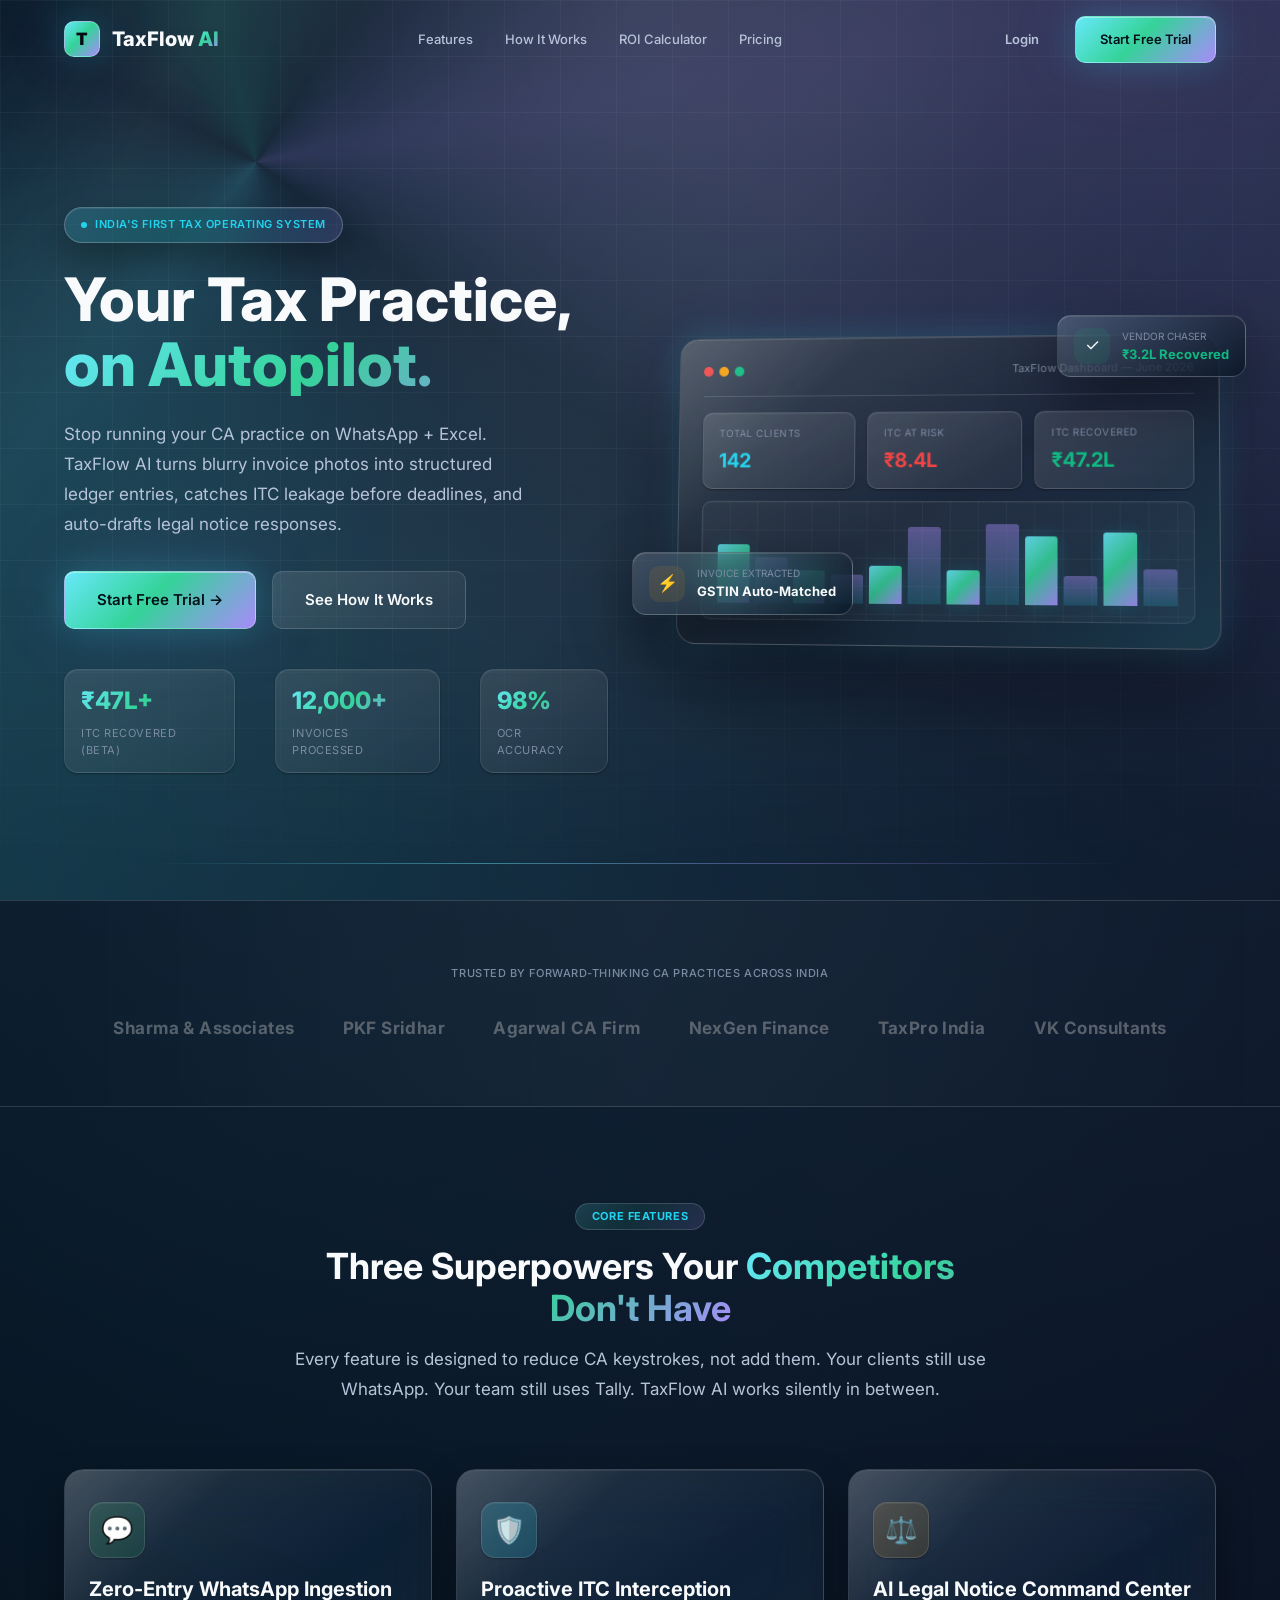
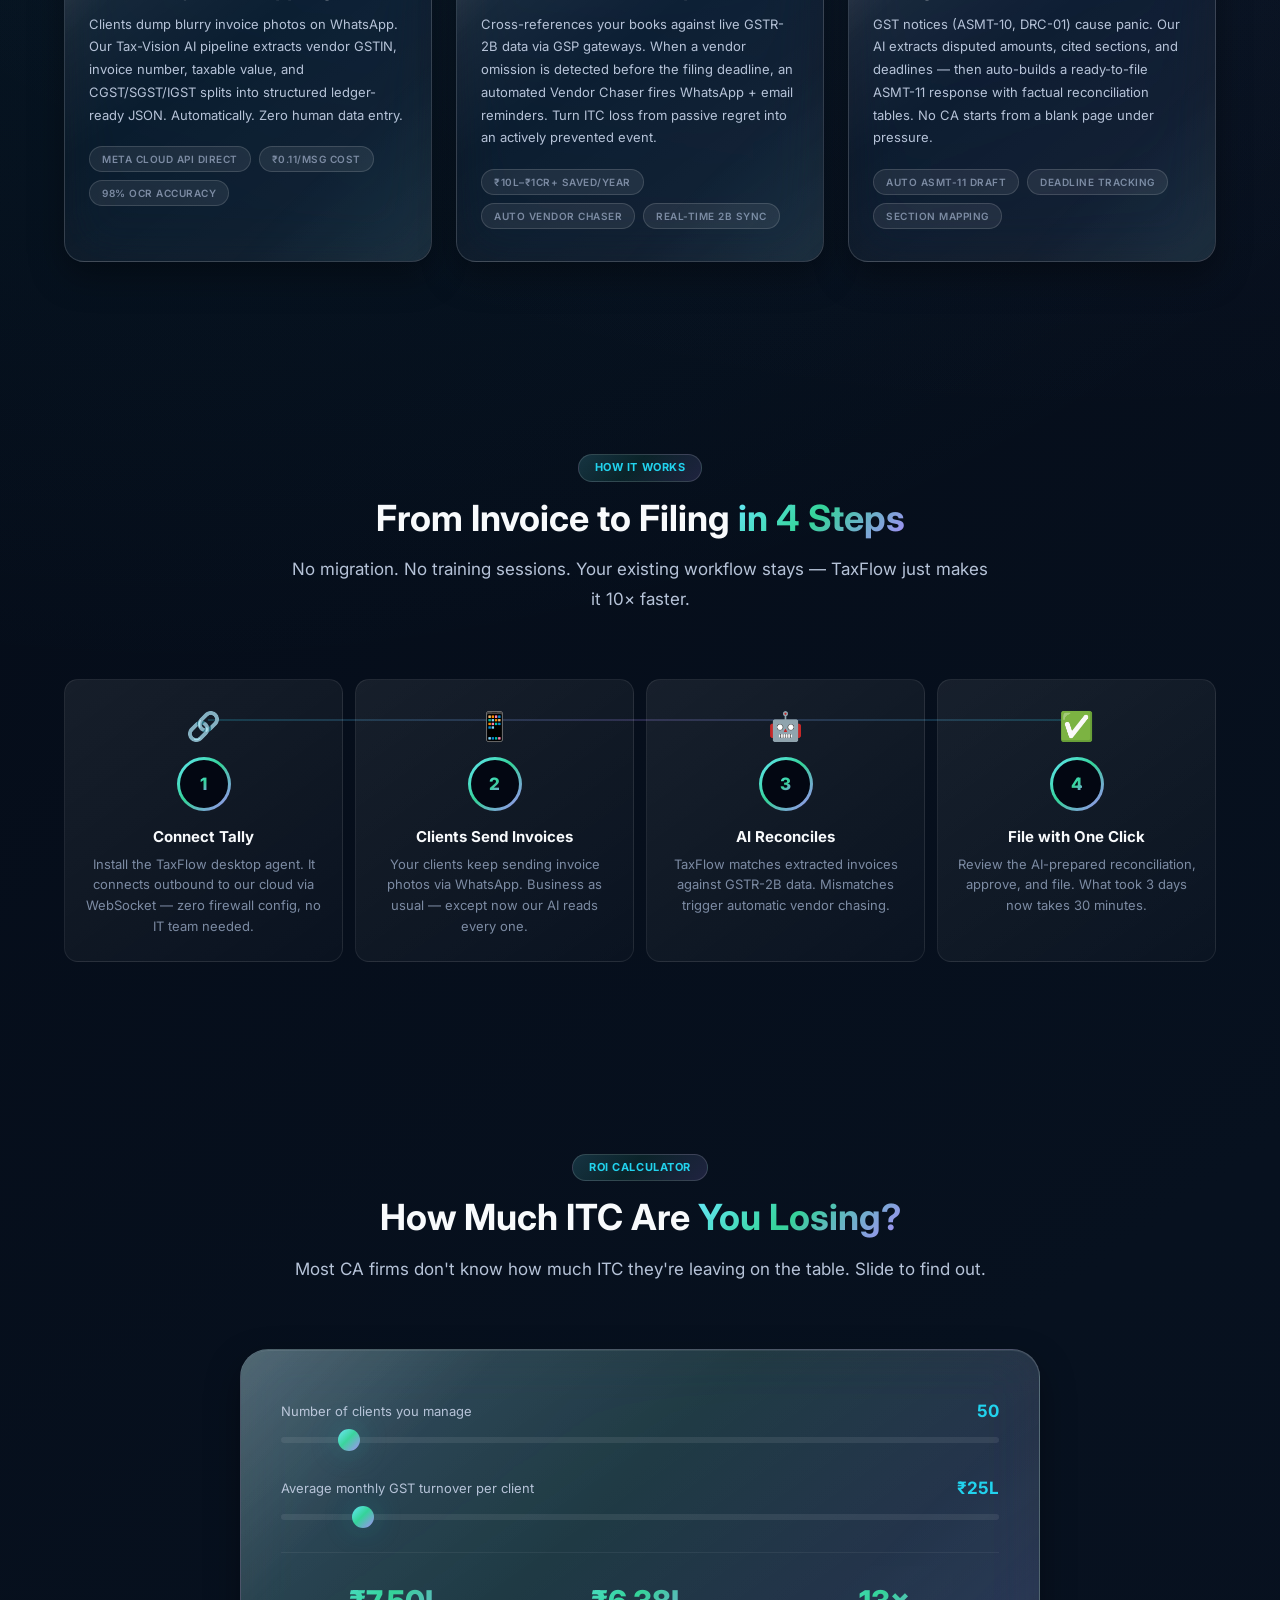
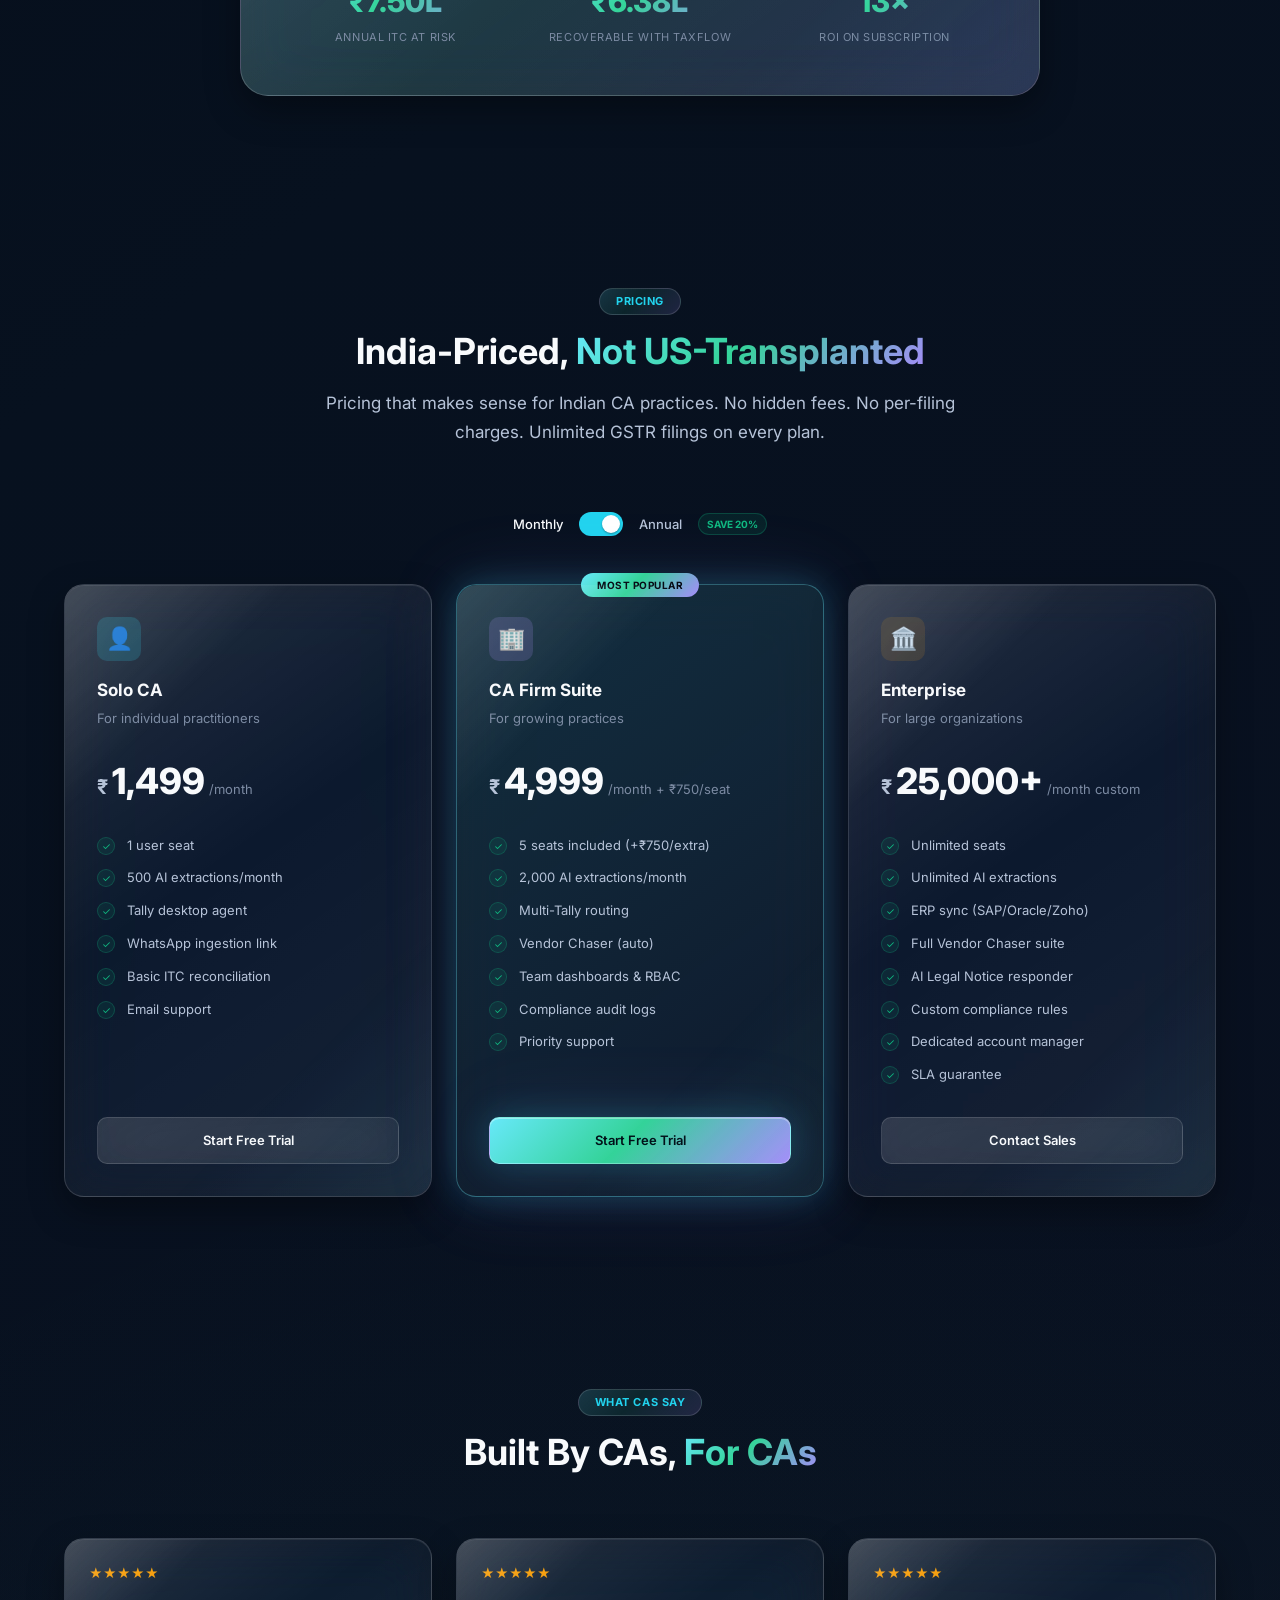
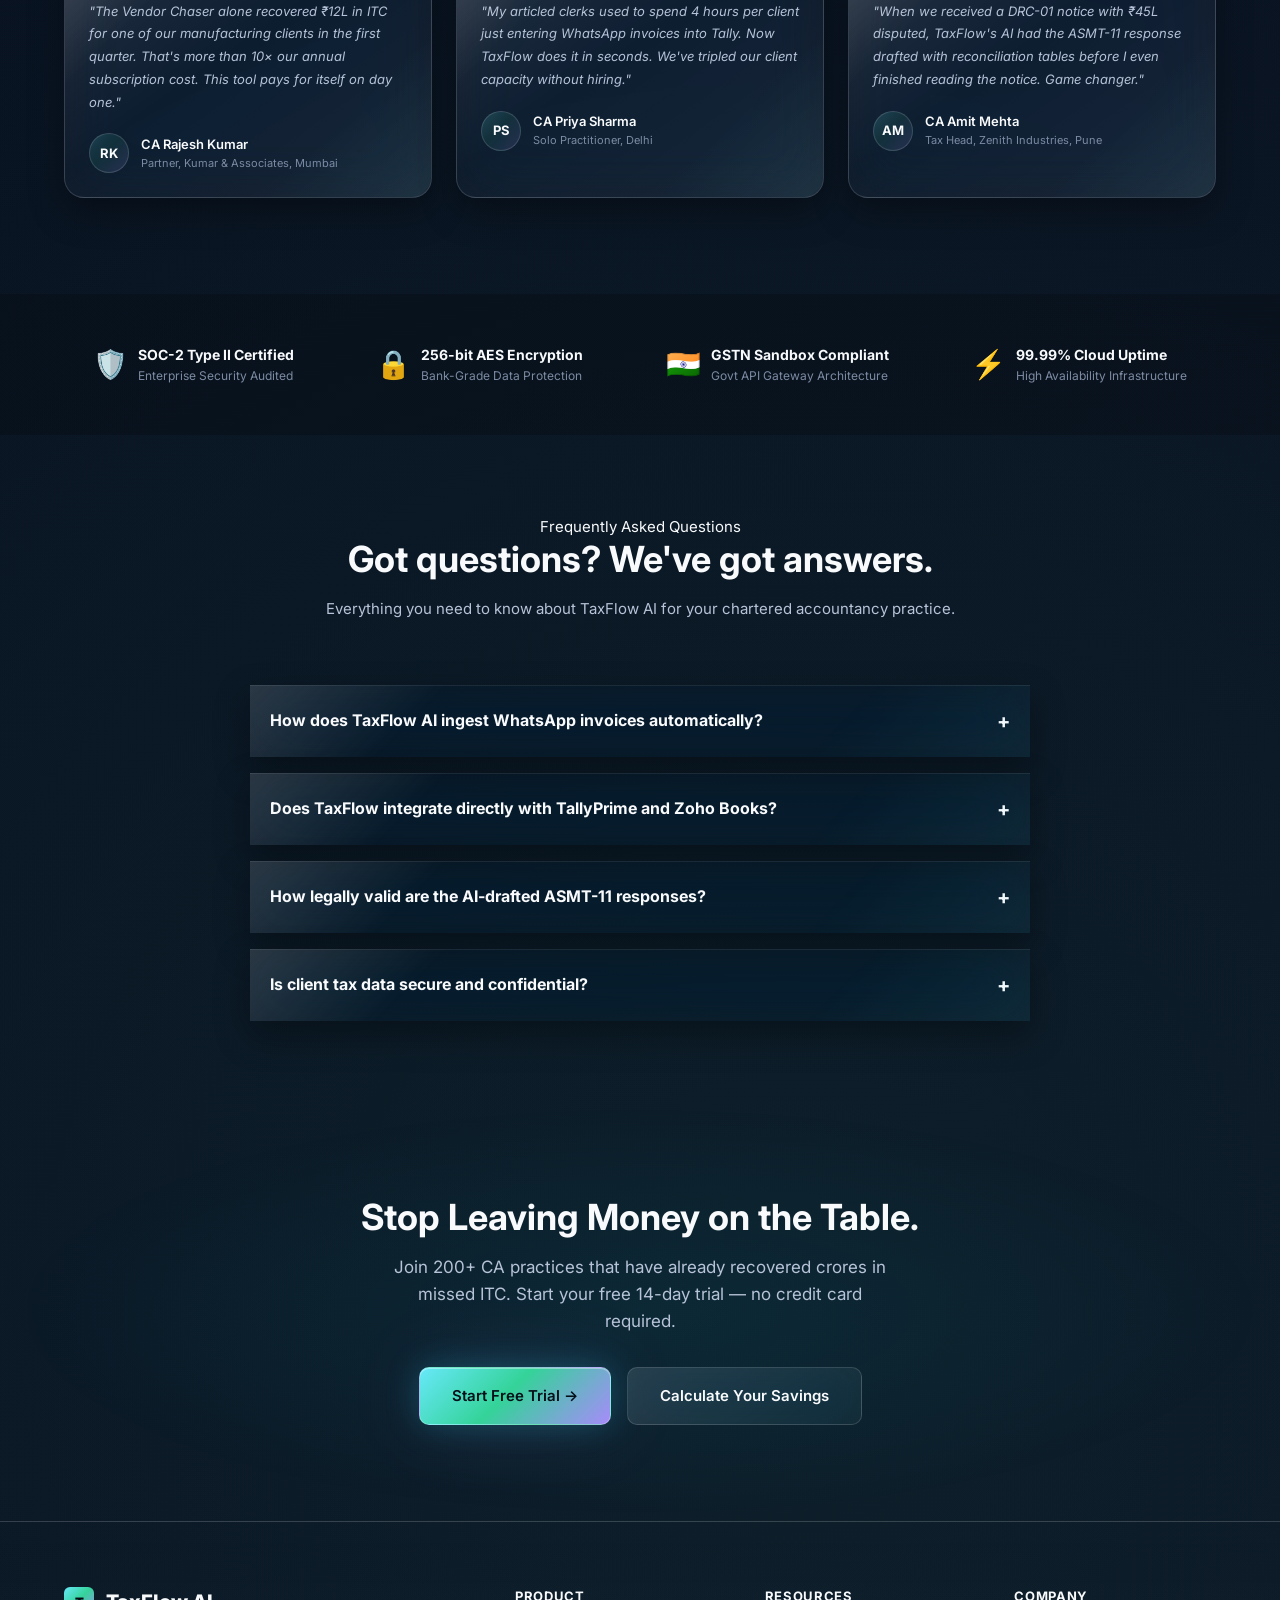
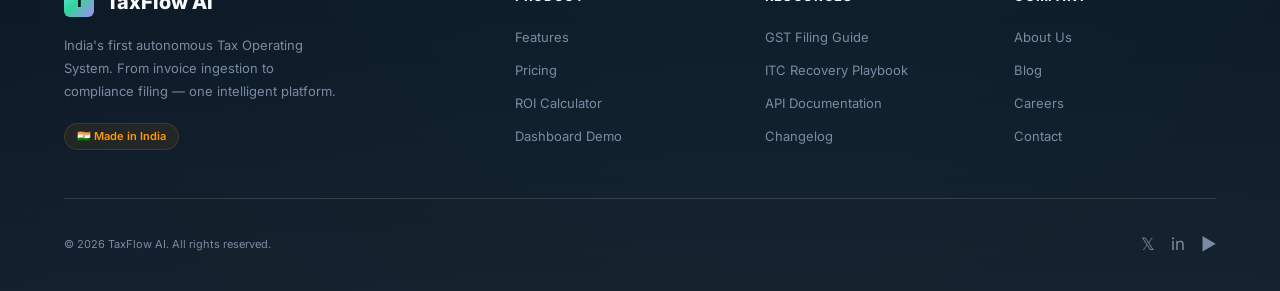
<file: index.html>
<!DOCTYPE html>
<html lang="en">
<head>
  <meta charset="UTF-8">
  <meta name="viewport" content="width=device-width, initial-scale=1.0">
  <title>TaxFlow AI</title>
  <script src="js/design-system.js"></script>
  <script src="js/landing-style.js"></script>
</head>
<body>
  <script src="js/render-landing.js"></script>
</body>
</html>
</file>
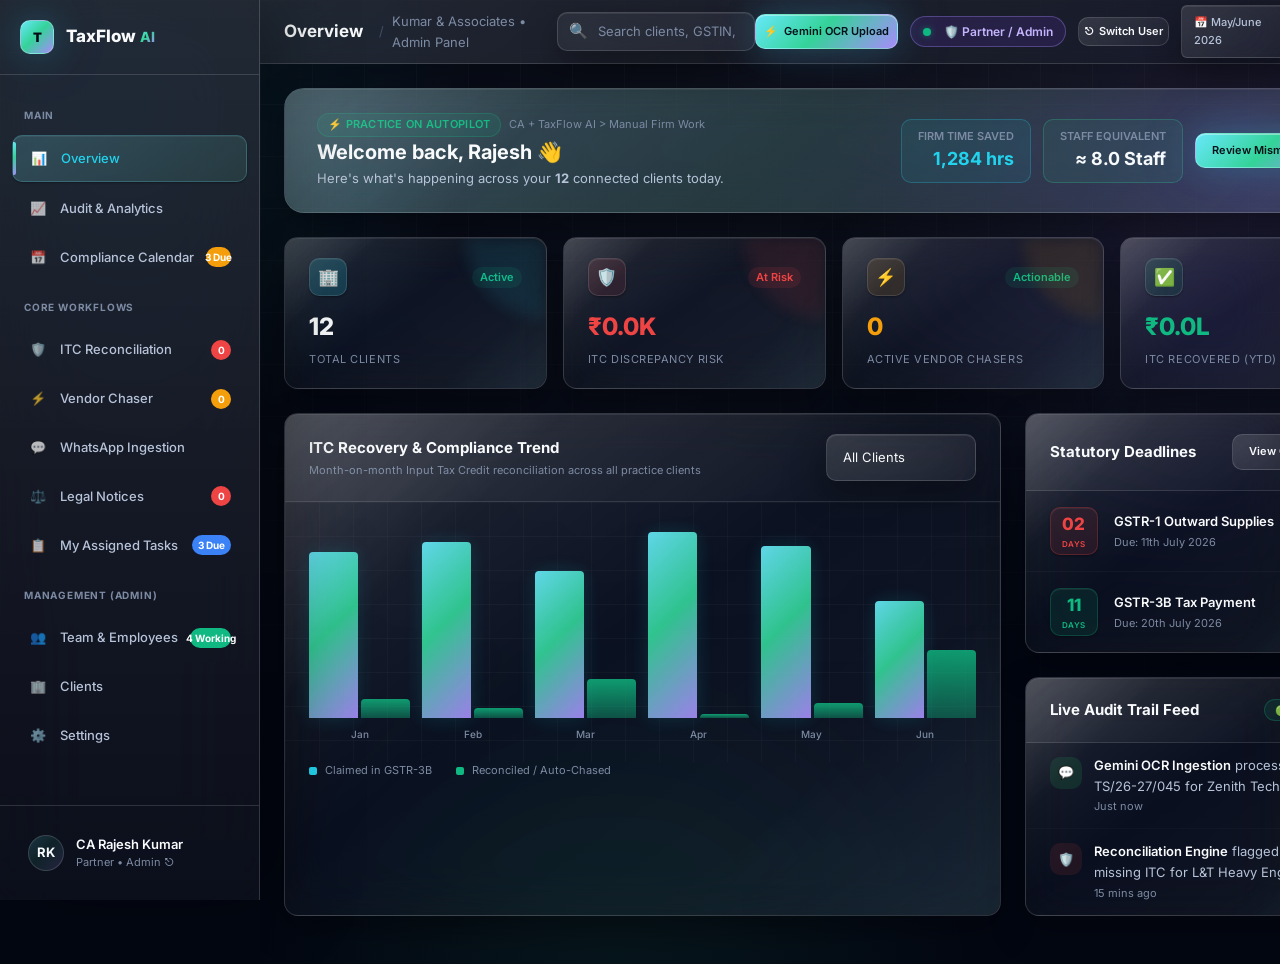
<file: dashboard.html>
<!DOCTYPE html>
<html lang="en">
<head>
  <meta charset="UTF-8">
  <meta name="viewport" content="width=device-width, initial-scale=1.0">
  <title>TaxFlow AI</title>
  <script src="js/design-system.js"></script>
  <script src="js/dashboard-style.js"></script>
</head>
<body>
  <script src="js/render-dashboard.js"></script>
</body>
</html>
</file>
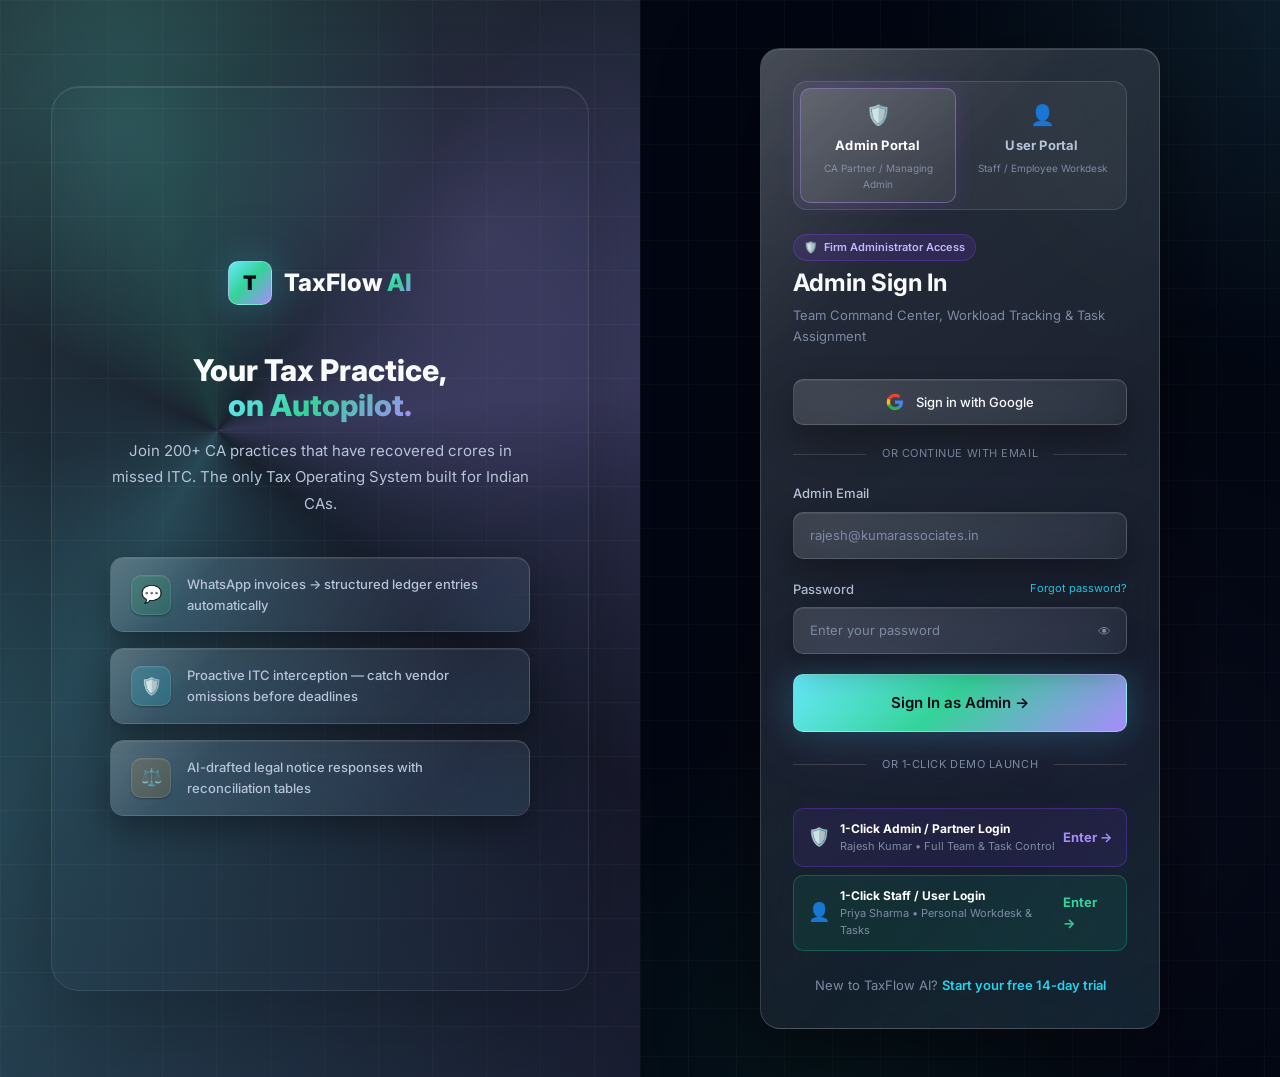
<file: login.html>
<!DOCTYPE html>
<html lang="en">
<head>
  <meta charset="UTF-8">
  <meta name="viewport" content="width=device-width, initial-scale=1.0">
  <title>TaxFlow AI</title>
  <script src="js/design-system.js"></script>
  <script src="js/login-style.js"></script>
</head>
<body>
  <script src="js/render-login.js"></script>
</body>
</html>
</file>
